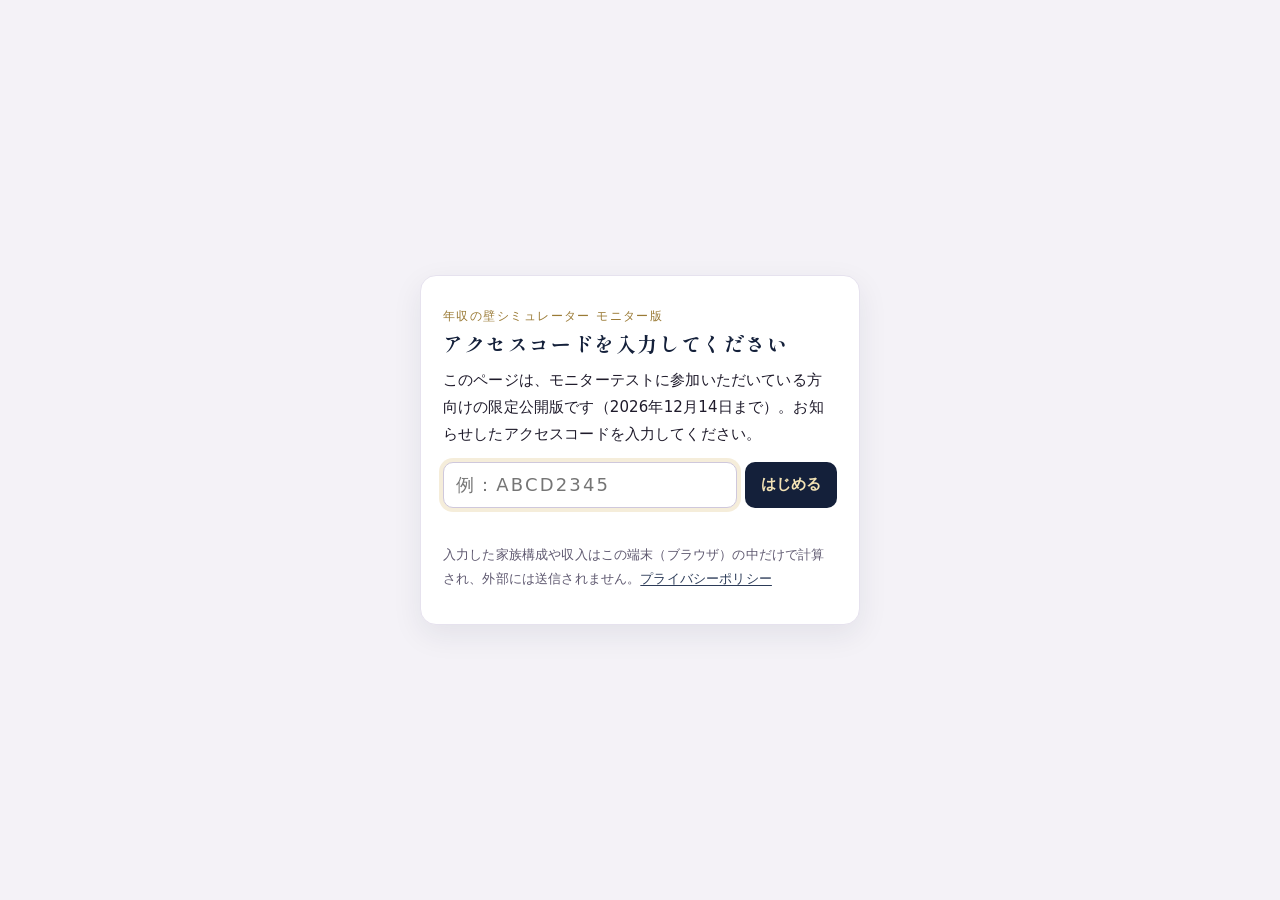
<file: index.html>
<!doctype html>
<html lang="ja">
  <head>
    <meta charset="UTF-8" />
    <meta name="viewport" content="width=device-width, initial-scale=1.0" />
    <title>【モニター版】年収の壁シミュレーター</title>
    <meta name="description" content="家族構成と収入から、年収の壁（106万・130万円など）と働き損を試算。世帯の手取り・税金・社会保険料を計算します。" />
    <link rel="icon" type="image/png" href="./favicon.png" />
    <link rel="apple-touch-icon" href="./icon-512.png" />
    <link rel="preconnect" href="https://fonts.googleapis.com" />
    <link rel="preconnect" href="https://fonts.gstatic.com" crossorigin />
    <link rel="stylesheet" href="https://fonts.googleapis.com/css2?family=Outfit:wght@200;300;400;500;600&family=Shippori+Mincho+B1:wght@600;700;800&family=Zen+Kaku+Gothic+New:wght@500;700&display=swap" />
    <script>
      // 配色はライト（ラベンダー）のみ
      document.documentElement.dataset.theme = 'light';
      document.documentElement.dataset.accent = 'lavender';
    </script>
    <script type="module" crossorigin src="./assets/index-BuAs-Pfi.js"></script>
    <link rel="stylesheet" crossorigin href="./assets/index-6T7Zl7xY.css">
    <meta name="robots" content="noindex, nofollow" />
  </head>
  <body>
    <header class="top">
      <div class="wrap-wide top-inner">
        <div class="brand">
          <span class="logo" aria-hidden="true">
            <svg viewBox="0 0 24 24" width="18" height="18"><path d="M3 20h18M5 20V10m5 10V6m5 14v-8m5 8V4" fill="none" stroke="currentColor" stroke-width="2.2" stroke-linecap="round"/></svg>
          </span>
          <div>
            <h1>年収の壁シミュレーター <select id="taxYear" class="tag year-select" aria-label="計算する年分"></select></h1>
            <p class="sub">世帯の手取りが最大になる働き方を試算する参考ツール</p>
          </div>
        </div>
        <div class="top-right"><button type="button" class="top-alert" id="topAlert" data-goto="track" hidden></button><div class="top-net" id="topNet" aria-live="polite"></div></div>
      </div>
    </header>

    <div class="wrap-wide app">
      <nav class="side-nav" id="sideNav" aria-label="メニュー">
        <p class="nav-group">入力</p>
        <button type="button" data-page="family"><i>◎</i>家族・収入</button>
        <button type="button" data-page="settings"><i>⚙</i>地域・設定</button>
        <p class="nav-group">結果</p>
        <button type="button" data-page="summary"><i>¥</i>結果</button>
        <button type="button" data-page="wall"><i>↗</i>壁の試算</button>
        <button type="button" data-page="track"><i>✎</i>収入記録<em class="nav-alert" id="trackBadge" hidden></em></button>
        <button type="button" data-page="split"><i>⇄</i>夫婦の配分</button>
        <button type="button" data-page="tax"><i>％</i>節税・申告</button>
      </nav>
      <main class="pages" id="pages">
        <section class="card" data-page="summary">
          <h2><span class="step">A</span>現在の世帯の手取り</h2>
          <div id="summaryAlert"></div>
          <div id="summary"></div>
          <div class="feature-links">
            <button type="button" data-goto="family"><b>家族・収入</b><span>家族構成と、それぞれの給与・年金などを入力</span></button>
            <button type="button" data-goto="wall"><b>壁の試算</b><span>年収を動かしたときの手取りと、生涯の損得（年金込み）</span></button>
            <button type="button" data-goto="track"><b>収入記録</b><span>毎月の給与から年末を予測。壁まであと何時間働けるか</span></button>
            <button type="button" data-goto="split"><b>夫婦の配分</b><span>2人でどう稼ぎを増やすと手取りが最大になるか</span></button>
            <button type="button" data-goto="tax"><b>節税・申告</b><span>ふるさと納税・iDeCoの目安と申告書の参考様式</span></button>
          </div>
        </section>
        <section class="card" data-page="wall">
          <h2><span class="step">B</span>年収の壁シミュレーション</h2>
          <div class="row controls">
            <label><span class="lbl">年収を動かす人<span class="tip" tabindex="0" role="button" aria-label="説明" data-tip="年収を0円から上限まで動かしてシミュレーションする人です。ほかの家族の年収は今の入力のままです。">?</span></span><select id="target"></select></label>
            <label><span class="lbl">グラフの上限<span class="tip" tabindex="0" role="button" aria-label="説明" data-tip="50万〜3,000万円の間で、好きな金額を入力できます。上限が大きいほど計算の刻みが粗くなります。">?</span></span><span class="unit-input"><input type="text" inputmode="decimal" class="money" id="range" autocomplete="off" aria-label="グラフの上限（万円）"><em>万円</em></span></label>
          </div>
          <div class="chips" id="rangeChips" aria-label="よく使う上限"></div>
          <div id="chart"></div>
          <div id="walls"></div>
          <details class="more">
            <summary>年収ごとの比較表を見る</summary>
            <div id="compare"></div>
          </details>
        </section>
        <section class="card" data-page="wall">
          <h2><span class="step">C</span>生涯で見た損得（年金込み）</h2>
          <p class="hint">勤務先の社会保険に入ると、毎年の手取りは減ることがありますが、将来の厚生年金が増えます。壁の手前に抑えた場合と比べて、生涯でどちらが得かの目安です。</p>
          <div class="row controls">
            <label><span class="lbl">対象の人</span><select id="lifeTarget"></select></label>
            <label><span class="lbl">壁の手前（比べる元）</span><span class="unit-input"><input type="text" inputmode="decimal" class="money" id="lifeBase" autocomplete="off" placeholder="自動"><em>万円</em></span></label>
            <label><span class="lbl">社保に入った年収</span><span class="unit-input"><input type="text" inputmode="decimal" class="money" id="lifeX" autocomplete="off" placeholder="自動"><em>万円</em></span></label>
          </div>
          <div class="row controls">
            <label><span class="lbl">この働き方を続ける年数</span><span class="unit-input"><input type="text" inputmode="numeric" class="money" id="lifeWork" autocomplete="off"><em>年</em></span></label>
            <label><span class="lbl">年金を受け取る年数<span class="tip" tabindex="0" role="button" aria-label="説明" data-tip="65歳から受け取り始めるとして、何年受け取るかです。65歳の平均余命は女性で約24年、男性で約20年です。">?</span></span><span class="unit-input"><input type="text" inputmode="numeric" class="money" id="lifeRecv" autocomplete="off"><em>年</em></span></label>
          </div>
          <div id="life"></div>
        </section>
        <section class="card" data-page="track">
          <h2><span class="step">D</span>今年の収入記録・壁アラート</h2>
          <p class="hint">毎月の給与（額面）を記録すると、年末の見込み年収と「壁まであと何円・何時間働けるか」がわかります。記録していない月は、家族の欄で入力した給与（予定）で見込みます。</p>
          <div id="trackAlert"></div>
          <div class="row controls">
            <label><span class="lbl">記録する人</span><select id="trackTarget"></select></label>
            <label><span class="lbl">時給<span class="tip" tabindex="0" role="button" aria-label="説明" data-tip="入れると「あと何時間働けるか」を表示します。0円なら金額だけ表示します。">?</span></span><span class="unit-input"><input type="text" inputmode="decimal" class="money" id="hourly" autocomplete="off" aria-label="時給"><em>円</em></span></label>
          </div>
          <div class="months track-months" id="trackMonths"></div>
          <div id="trackResult"></div>
        </section>
        <section class="card" data-page="split">
          <h2><span class="step">E</span>夫婦の働き方（増やす額の配分）</h2>
          <p class="hint">2人の年収を合計でいくら増やすとき、どちらに何万円ずつ振り分けると世帯の手取りがいちばん多くなるかを計算します。</p>
          <div class="row controls">
            <label><span class="lbl">1人目</span><select id="splitA"></select></label>
            <label><span class="lbl">2人目</span><select id="splitB"></select></label>
            <label><span class="lbl">2人で増やす年収</span><span class="unit-input"><input type="text" inputmode="decimal" class="money" id="splitExtra" autocomplete="off" aria-label="2人で増やす年収（万円）"><em>万円</em></span></label>
          </div>
          <div id="split"></div>
        </section>
        <section class="card" data-page="tax">
          <h2><span class="step">F</span>節税（ふるさと納税・iDeCo）</h2>
          <div id="saving"></div>
        </section>
        <section class="card" data-page="tax">
          <h2><span class="step">G</span>申告書の参考様式（年末調整・確定申告）</h2>
          <div id="reports"></div>
        </section>
        <section class="card" data-page="family">
          <div class="card-head">
            <h2><span class="step">01</span>家族構成と収入</h2>
            <div class="btns add-btns">
              <button data-add="spouse">＋配偶者</button>
              <button data-add="child">＋子</button>
              <button data-add="parent">＋親</button>
              <button data-add="other">＋その他</button>
              <button type="button" class="ghost" id="foldAll">すべて折りたたむ</button>
            </div>
          </div>
          <p class="hint">給与は「年収で入力」か「月ごとに入力（賞与・交通費の支給月も反映）」を選べます。家族手当は各人の欄で入力します。</p>
          <div id="members"></div>
        </section>
        <section class="card" data-page="settings">
          <h2><span class="step">02</span>お住まいの地域</h2>
          <div id="region"></div>
        </section>
        <section class="card" data-page="settings">
          <details id="settingsDetails">
            <summary><h2 class="inline"><span class="step">03</span>計算の設定（料率など）</h2></summary>
            <div id="settings"></div>
          </details>
        </section>
        <section class="card" data-page="settings">
          <details id="transferDetails">
            <summary><h2 class="inline"><span class="step">04</span>スマホアプリとのデータ連携</h2></summary>
            <div id="transfer"></div>
          </details>
        </section>
        <section class="card note" data-page="summary">
          <h2>注意事項</h2>
          <ul>
            <li>このアプリは参考ツールです。実際の税額・保険料は、勤務先や市区町村、税務署の計算で決まります。</li>
            <li>入力した内容は、お使いのブラウザの中（この端末）だけに保存され、外部には送信されません。「計算の設定」からすべての入力をリセットできます。</li>
            <li id="yearSummary">年分ごとの税制で計算しています。</li>
            <li>交通費は非課税（所得税・住民税の対象外）として扱い、社会保険料・雇用保険料と、扶養（130万円）の判定には含めます。106万円（月8.8万円）の判定は賞与・交通費を除いた月額で行います。</li>
            <li>社会保険料は、賞与を除く給与＋交通費の月平均から標準報酬月額を求める簡易計算です（実際は4〜6月の平均で決まります）。賞与は標準賞与額（健保 年573万円・厚年 1回150万円が上限）で計算します。</li>
            <li>公的年金は公的年金等控除・所得金額調整控除（給与と年金の両方がある場合）を反映し、扶養（60歳以上は180万円）の判定にも含めます。在職老齢年金は、支給停止調整額（1〜3月51万円・4〜12月65万円）と年間を通じて同じ給与の前提で計算します。</li>
            <li>国民健康保険料・住民税は、登録済みの市区（東京23区・横浜・大阪・名古屋・札幌・京都・福岡・仙台）は令和8年度の料率、それ以外は仮の料率です。料率は「お住まいの地域」からいつでも編集できます。65歳以上の介護保険料（市区町村ごと）と後期高齢者医療の料率（都道府県ごと）は「計算の設定」で変更してください。</li>
            <li>事業所得（青色申告特別控除・純損失の繰越控除）・個人事業税・消費税（2割特例・簡易課税・本則課税）・上場株式等（申告不要／申告分離課税／総合課税・繰越控除）・FX・先物・寄附金控除・雑損控除に対応しています。消費税は売上・仕入れを税込10%として計算し、軽減税率（8%）や個人事業税の業種の細かな区分、事業専従者控除などは含めていません。</li>
          </ul>
          <p class="hint site-foot">計算結果は目安です。入力内容はこの端末（ブラウザ）の中だけに保存され、外部に送信されません。<a href="./privacy.html" target="_blank" rel="noopener">プライバシーポリシー</a>・<a href="mailto:kimi13_hub@proton.me?subject=%E5%B9%B4%E5%8F%8E%E3%81%AE%E5%A3%81%E3%82%B7%E3%83%9F%E3%83%A5%E3%83%AC%E3%83%BC%E3%82%BF%E3%83%BC%EF%BC%88Web%E7%89%88%EF%BC%89%E3%81%AB%E3%81%A4%E3%81%84%E3%81%A6">お問い合わせ</a></p>
        </section>
      </main>
    </div>

  </body>
</html>
</file>
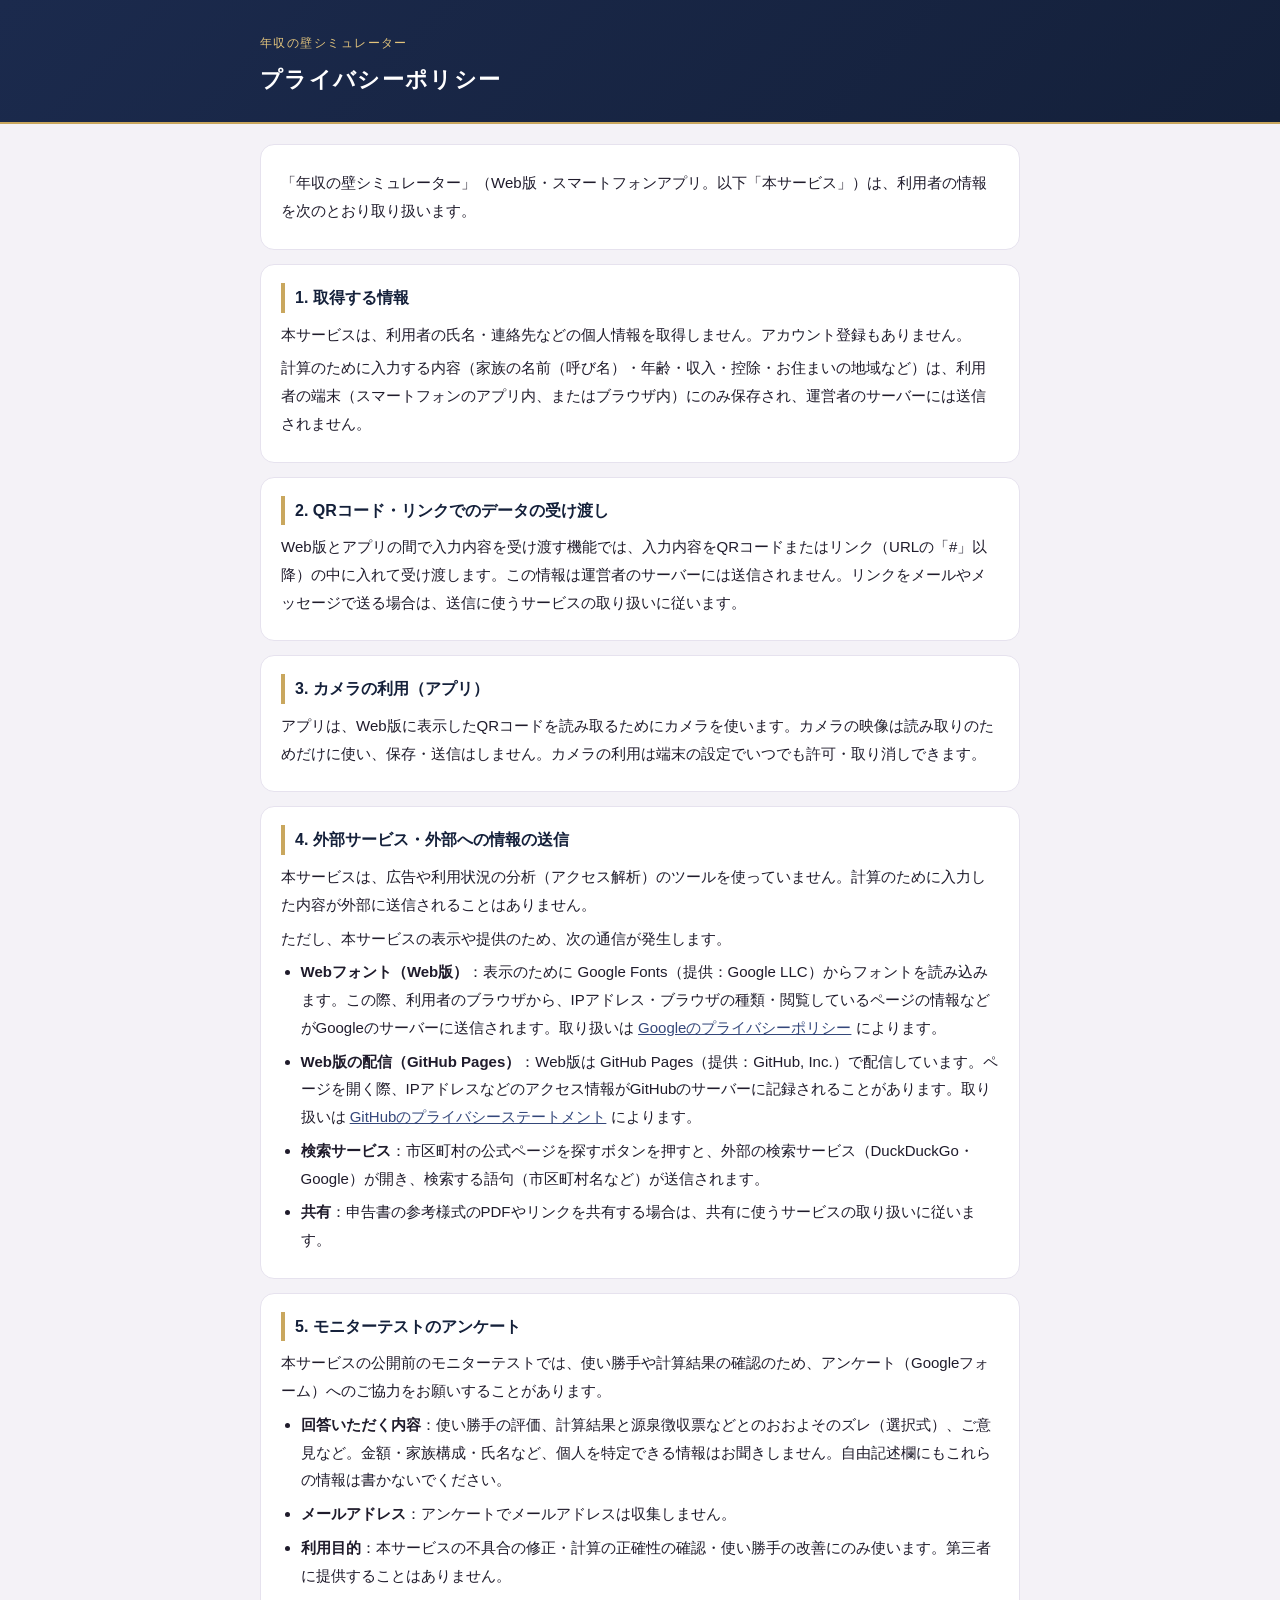
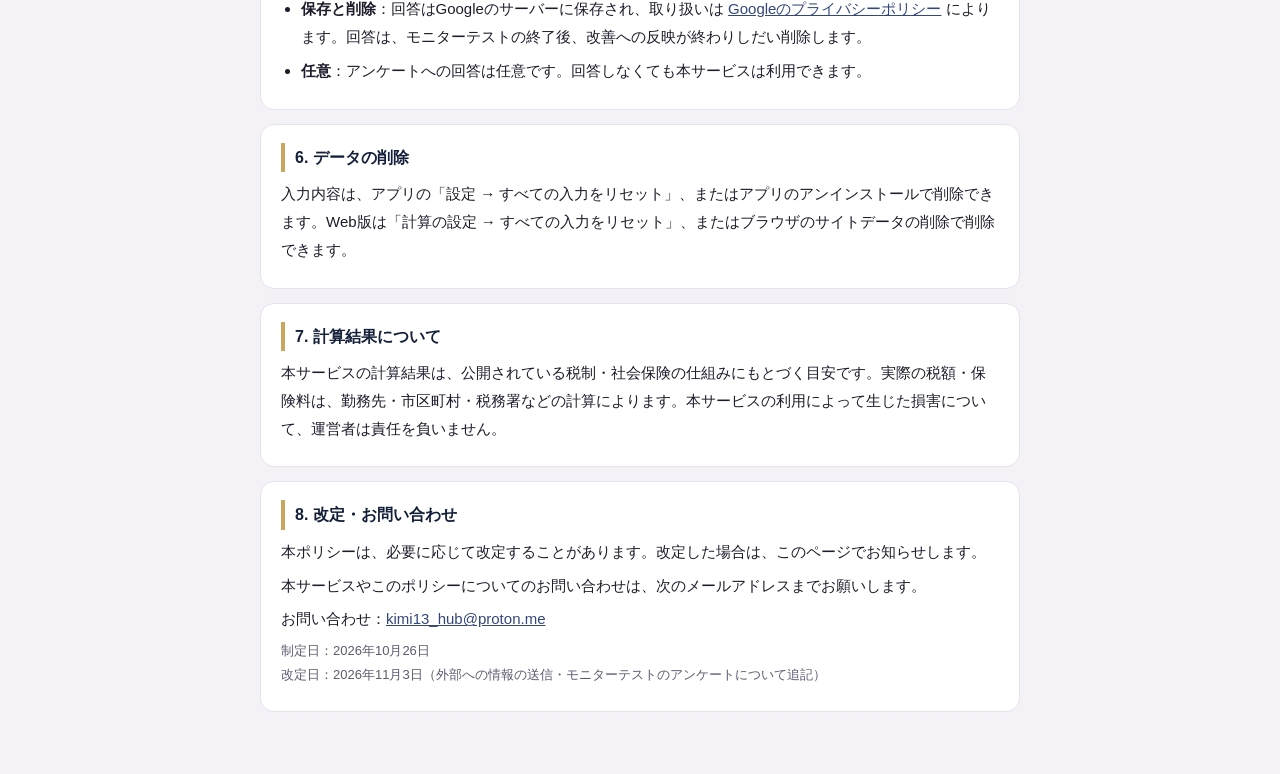
<file: privacy.html>
<!doctype html>
<html lang="ja">
<head>
<meta charset="utf-8">
<meta name="viewport" content="width=device-width, initial-scale=1">
<title>プライバシーポリシー｜年収の壁シミュレーター</title>
<link rel="icon" type="image/png" href="./favicon.png">
<style>
  :root { --navy: #14203a; --gold: #c9a75e; --text: #1f1b2b; --muted: #5f5970; --bg: #f4f2f7; --line: #e6e2ee; }
  body { margin: 0; background: var(--bg); color: var(--text); font: 15px/1.85 'Hiragino Sans', 'Noto Sans JP', 'Yu Gothic', sans-serif; }
  header { background: linear-gradient(135deg, #1b2a4d, var(--navy)); color: #f3e3b5; padding: 28px 16px 22px; border-bottom: 2px solid var(--gold); }
  header .in, main { max-width: 760px; margin: 0 auto; }
  header small { color: #e3c47c; letter-spacing: .12em; font-size: 12px; }
  h1 { margin: 4px 0 0; font-size: 22px; color: #fff; font-family: 'Hiragino Mincho ProN', 'Noto Serif JP', serif; letter-spacing: .06em; }
  main { padding: 20px 16px 48px; }
  section { background: #fff; border: 1px solid var(--line); border-radius: 14px; padding: 18px 20px; margin-bottom: 14px; }
  h2 { margin: 0 0 8px; font-size: 16px; color: var(--navy); border-left: 4px solid var(--gold); padding-left: 10px; }
  p, li { margin: 6px 0; }
  ul { padding-left: 1.3em; margin: 6px 0; }
  .muted { color: var(--muted); font-size: 13px; }
  a { color: #34477a; }
</style>
</head>
<body>
<header><div class="in"><small>年収の壁シミュレーター</small><h1>プライバシーポリシー</h1></div></header>
<main>
  <section>
    <p>「年収の壁シミュレーター」（Web版・スマートフォンアプリ。以下「本サービス」）は、利用者の情報を次のとおり取り扱います。</p>
  </section>
  <section>
    <h2>1. 取得する情報</h2>
    <p>本サービスは、利用者の氏名・連絡先などの個人情報を取得しません。アカウント登録もありません。</p>
    <p>計算のために入力する内容（家族の名前（呼び名）・年齢・収入・控除・お住まいの地域など）は、利用者の端末（スマートフォンのアプリ内、またはブラウザ内）にのみ保存され、運営者のサーバーには送信されません。</p>
  </section>
  <section>
    <h2>2. QRコード・リンクでのデータの受け渡し</h2>
    <p>Web版とアプリの間で入力内容を受け渡す機能では、入力内容をQRコードまたはリンク（URLの「#」以降）の中に入れて受け渡します。この情報は運営者のサーバーには送信されません。リンクをメールやメッセージで送る場合は、送信に使うサービスの取り扱いに従います。</p>
  </section>
  <section>
    <h2>3. カメラの利用（アプリ）</h2>
    <p>アプリは、Web版に表示したQRコードを読み取るためにカメラを使います。カメラの映像は読み取りのためだけに使い、保存・送信はしません。カメラの利用は端末の設定でいつでも許可・取り消しできます。</p>
  </section>
  <section>
    <h2>4. 外部サービス・外部への情報の送信</h2>
    <p>本サービスは、広告や利用状況の分析（アクセス解析）のツールを使っていません。計算のために入力した内容が外部に送信されることはありません。</p>
    <p>ただし、本サービスの表示や提供のため、次の通信が発生します。</p>
    <ul>
      <li><b>Webフォント（Web版）</b>：表示のために Google Fonts（提供：Google LLC）からフォントを読み込みます。この際、利用者のブラウザから、IPアドレス・ブラウザの種類・閲覧しているページの情報などがGoogleのサーバーに送信されます。取り扱いは <a href="https://policies.google.com/privacy?hl=ja" target="_blank" rel="noopener">Googleのプライバシーポリシー</a> によります。</li>
      <li><b>Web版の配信（GitHub Pages）</b>：Web版は GitHub Pages（提供：GitHub, Inc.）で配信しています。ページを開く際、IPアドレスなどのアクセス情報がGitHubのサーバーに記録されることがあります。取り扱いは <a href="https://docs.github.com/ja/site-policy/privacy-policies/github-general-privacy-statement" target="_blank" rel="noopener">GitHubのプライバシーステートメント</a> によります。</li>
      <li><b>検索サービス</b>：市区町村の公式ページを探すボタンを押すと、外部の検索サービス（DuckDuckGo・Google）が開き、検索する語句（市区町村名など）が送信されます。</li>
      <li><b>共有</b>：申告書の参考様式のPDFやリンクを共有する場合は、共有に使うサービスの取り扱いに従います。</li>
    </ul>
  </section>
  <section>
    <h2>5. モニターテストのアンケート</h2>
    <p>本サービスの公開前のモニターテストでは、使い勝手や計算結果の確認のため、アンケート（Googleフォーム）へのご協力をお願いすることがあります。</p>
    <ul>
      <li><b>回答いただく内容</b>：使い勝手の評価、計算結果と源泉徴収票などとのおおよそのズレ（選択式）、ご意見など。金額・家族構成・氏名など、個人を特定できる情報はお聞きしません。自由記述欄にもこれらの情報は書かないでください。</li>
      <li><b>メールアドレス</b>：アンケートでメールアドレスは収集しません。</li>
      <li><b>利用目的</b>：本サービスの不具合の修正・計算の正確性の確認・使い勝手の改善にのみ使います。第三者に提供することはありません。</li>
      <li><b>保存と削除</b>：回答はGoogleのサーバーに保存され、取り扱いは <a href="https://policies.google.com/privacy?hl=ja" target="_blank" rel="noopener">Googleのプライバシーポリシー</a> によります。回答は、モニターテストの終了後、改善への反映が終わりしだい削除します。</li>
      <li><b>任意</b>：アンケートへの回答は任意です。回答しなくても本サービスは利用できます。</li>
    </ul>
  </section>
  <section>
    <h2>6. データの削除</h2>
    <p>入力内容は、アプリの「設定 → すべての入力をリセット」、またはアプリのアンインストールで削除できます。Web版は「計算の設定 → すべての入力をリセット」、またはブラウザのサイトデータの削除で削除できます。</p>
  </section>
  <section>
    <h2>7. 計算結果について</h2>
    <p>本サービスの計算結果は、公開されている税制・社会保険の仕組みにもとづく目安です。実際の税額・保険料は、勤務先・市区町村・税務署などの計算によります。本サービスの利用によって生じた損害について、運営者は責任を負いません。</p>
  </section>
  <section>
    <h2>8. 改定・お問い合わせ</h2>
    <p>本ポリシーは、必要に応じて改定することがあります。改定した場合は、このページでお知らせします。</p>
    <p>本サービスやこのポリシーについてのお問い合わせは、次のメールアドレスまでお願いします。</p>
    <p>お問い合わせ：<a href="mailto:kimi13_hub@proton.me">kimi13_hub@proton.me</a></p>
    <p class="muted">制定日：2026年10月26日<br>改定日：2026年11月3日（外部への情報の送信・モニターテストのアンケートについて追記）</p>
  </section>
</main>
</body>
</html>
</file>
<file: assets/index-6T7Zl7xY.css>
:root{--font-sans: "Hiragino Sans", "Hiragino Kaku Gothic ProN", "Noto Sans JP", "Yu Gothic UI", system-ui, sans-serif;--font-head: "Zen Kaku Gothic New", "Hiragino Sans", "Noto Sans JP", sans-serif;--font-num: "Outfit", "Zen Kaku Gothic New", sans-serif;--radius: 14px;--radius-sm: 9px;--bg: #f3f1f6;--page-bg: radial-gradient(1400px 600px at 30% -200px, #e7e2f0 0%, #f3f1f6 62%);--surface: #ffffff;--surface-2: #f8f7fb;--surface-3: #f1eff6;--text: #1f1b2b;--text-2: #4c4758;--muted: #736d80;--line: #e9e6ef;--line-strong: #d8d3e0;--navy: #1c2740;--navy-2: #2c3b58;--navy-3: #3a4a6b;--gold: #c2a05a;--gold-soft: #f6f0e3;--gold-text: #86672a;--gold-light: #d9bd7c;--gold-pale: #f3e1ad;--accent: #2c3b58;--accent-strong: #1c2740;--accent-ink: #ffffff;--accent-text: #2c3b58;--accent-soft: #eef1f6;--hero-bg: linear-gradient(135deg, #1c2740 0%, #2c3b58 100%);--hero-value: linear-gradient(180deg, #f3e1ad 0%, #c2a05a 100%);--hero-ink: #f1f5f9;--hero-sub: #a5b1c5;--bad: #b8383f;--bad-soft: #fbefef;--good: #23784c;--good-soft: #edf6f0;--warn: #9a5c0c;--chart-line: #2c3b58;--chart-area: #8b78bd;--chart-dot: #c2a05a;--chart-bg: #fcfbfe;--flow-net: #2c3b58;--flow-tax: #c2a05a;--flow-soc: #b9b0cc;--shadow: 0 1px 1px rgba(28, 39, 64, .03), 0 12px 32px -16px rgba(28, 39, 64, .16);--shadow-lift: 0 2px 4px rgba(28, 39, 64, .05), 0 18px 40px -18px rgba(28, 39, 64, .28);--header-h: 68px;color-scheme:light}*{box-sizing:border-box}html{-webkit-text-size-adjust:100%;background:var(--bg);min-height:100%}body{margin:0;min-height:100vh;background:var(--page-bg);background-repeat:no-repeat;color:var(--text);font-family:var(--font-sans);font-size:15px;line-height:1.65;letter-spacing:.01em;-webkit-font-smoothing:antialiased}.wrap-wide{max-width:1480px;margin:0 auto;padding:0 28px}a{color:var(--accent-text);text-underline-offset:2px}h1,h2{font-family:var(--font-head);font-weight:700;letter-spacing:.05em}h2{font-size:1.06rem;margin:0 0 18px;display:flex;align-items:center;gap:12px;color:var(--text)}h2.inline{display:inline-flex;margin:0}h3{font-size:.86rem;font-weight:600;margin:26px 0 12px;color:var(--text-2);display:flex;align-items:center;gap:12px;letter-spacing:.04em}h3:after{content:"";flex:1;height:1px;background:var(--line)}h4{font-size:.8rem;font-weight:600;margin:18px 0 8px;color:var(--muted);letter-spacing:.04em}.step{font-family:var(--font-num);font-size:.9rem;font-weight:500;letter-spacing:.1em;color:var(--gold-text);display:inline-flex;align-items:center;gap:10px}.step:after{content:"";width:18px;height:1px;background:var(--gold)}.hint,.sub{color:var(--muted);font-size:.8rem;margin:6px 0;line-height:1.7}.bad{color:var(--bad)}.good{color:var(--good)}.warn{color:var(--warn)}.muted{color:var(--muted)}.top{position:sticky;top:0;z-index:50;background:linear-gradient(90deg,#18223a,#1f2b46 55%,#26344f);color:#f1f5f9;box-shadow:0 1px #c2a05a59,0 8px 24px -16px #00000080}.top-inner{display:flex;align-items:center;justify-content:space-between;gap:16px;height:var(--header-h)}.brand{display:flex;align-items:center;gap:13px;min-width:0}.logo{width:38px;height:38px;border-radius:10px;flex:none;display:grid;place-items:center;background:linear-gradient(135deg,#24314d,#34456a);color:var(--gold-light);box-shadow:inset 0 0 0 1px #c2a05a99}.brand>div{min-width:0}h1{font-size:1.06rem;margin:0;line-height:1.3;white-space:nowrap;overflow:hidden;text-overflow:ellipsis;color:#f8fafc}.top .sub{margin:2px 0 0;font-size:.74rem;color:#a5b1c5}.tag{font-family:var(--font-num);font-size:.7rem;font-weight:500;letter-spacing:.08em;vertical-align:2px;margin-left:6px;border:1px solid rgba(194,160,90,.65);color:var(--gold-light);padding:0 8px;border-radius:4px}.top-net{display:flex;align-items:baseline;gap:10px;white-space:nowrap}.top-net span{font-size:.72rem;color:#a5b1c5;letter-spacing:.1em}.top-net b{font-family:var(--font-num);font-weight:500;font-size:1.45rem;letter-spacing:.01em;background:var(--hero-value);-webkit-background-clip:text;background-clip:text;-webkit-text-fill-color:transparent;color:transparent}.layout{display:grid;grid-template-columns:minmax(0,1fr) minmax(0,1.08fr);gap:28px;align-items:start;padding-top:24px;padding-bottom:40px}.pane-result{position:sticky;top:calc(var(--header-h) + 16px);max-height:calc(100vh - var(--header-h) - 32px);overflow-y:auto;overscroll-behavior:contain;padding-right:6px;margin-right:-6px;scrollbar-width:thin;scrollbar-color:var(--line-strong) transparent}.pane-result::-webkit-scrollbar{width:8px}.pane-result::-webkit-scrollbar-thumb{background:var(--line-strong);border-radius:8px}.pane-title{display:flex;align-items:baseline;gap:12px;margin:0 4px 14px;font-family:var(--font-head);font-weight:700;font-size:.86rem;letter-spacing:.14em;color:var(--text-2)}.pane-title .en{font-family:var(--font-num);font-weight:400;font-size:1.5rem;letter-spacing:.06em;color:var(--navy)}.pane-title:after{content:"";flex:1;height:1px;align-self:center;background:linear-gradient(90deg,var(--gold),transparent);opacity:.7}.card{background:var(--surface);border:1px solid var(--line);border-radius:var(--radius);padding:26px 28px;margin-bottom:20px;box-shadow:var(--shadow)}.card-head{display:flex;justify-content:space-between;align-items:center;flex-wrap:wrap;gap:10px;margin-bottom:6px}.card-head h2{margin:0}button,.btn{font:inherit;font-size:.84rem;font-weight:500;display:inline-flex;align-items:center;justify-content:center;gap:4px;border:1px solid var(--line-strong);background:var(--surface);color:var(--text);min-height:38px;padding:7px 15px;border-radius:var(--radius-sm);cursor:pointer;text-decoration:none;line-height:1.4;transition:border-color .15s,background .15s,color .15s,box-shadow .15s}button:hover,.btn:hover{border-color:var(--gold)}button:focus-visible,.btn:focus-visible{outline:none;box-shadow:0 0 0 3px var(--gold-soft);border-color:var(--gold)}button.primary{background:var(--navy);border-color:var(--navy);color:#fff;font-weight:600;letter-spacing:.06em}button.primary:hover{background:var(--navy-2);border-color:var(--gold)}button.ghost{border-style:dashed;color:var(--accent-text);background:transparent;min-height:32px;padding:4px 12px;font-size:.78rem}button.danger:hover,button.del:hover{border-color:var(--bad);color:var(--bad)}button.del{min-height:30px;padding:3px 10px;font-size:.74rem;color:var(--muted)}button.link{border:none;padding:0;min-height:0;background:none;color:var(--accent-text);text-decoration:underline;font-size:inherit;text-underline-offset:2px}.btn.sub{color:var(--muted)}.btns{display:flex;gap:8px;flex-wrap:wrap}.add-btns button{min-height:34px;padding:5px 13px;font-size:.78rem;letter-spacing:.04em}.grid{display:grid;grid-template-columns:repeat(auto-fill,minmax(190px,1fr));gap:14px 16px}label{display:flex;flex-direction:column;gap:6px;font-size:.76rem;font-weight:500;letter-spacing:.03em;color:var(--text-2)}.lbl{display:block;line-height:1.45}.lbl .tip{margin-left:4px}input[type=number],input[type=text],input:not([type]),select{font:inherit;font-size:.95rem;font-variant-numeric:tabular-nums;height:42px;padding:0 12px;width:100%;border:1px solid var(--line-strong);border-radius:var(--radius-sm);background:var(--surface);color:var(--text);transition:border-color .15s,box-shadow .15s,background .15s}input[type=number]{font-family:var(--font-num),var(--font-sans);font-weight:400;letter-spacing:.02em}input[type=number]{-moz-appearance:textfield;-webkit-appearance:textfield;appearance:textfield}input[type=number]::-webkit-inner-spin-button,input[type=number]::-webkit-outer-spin-button{-webkit-appearance:none;margin:0}select{-webkit-appearance:none;-moz-appearance:none;appearance:none;padding-right:32px;background-image:linear-gradient(45deg,transparent 50%,var(--muted) 50%),linear-gradient(135deg,var(--muted) 50%,transparent 50%);background-position:calc(100% - 17px) 50%,calc(100% - 12px) 50%;background-size:5px 5px;background-repeat:no-repeat}input:hover,select:hover{border-color:#bdb6c9}input:focus,select:focus{outline:none;border-color:var(--gold);box-shadow:0 0 0 3px var(--gold-soft)}.unit-input{position:relative;display:block}.unit-input input{padding-right:44px}.unit-input em{position:absolute;right:12px;top:50%;transform:translateY(-50%);font-style:normal;font-size:.74rem;color:var(--muted);pointer-events:none;letter-spacing:.04em}label.check{flex-direction:row;align-items:flex-start;gap:10px;color:var(--text);font-size:.84rem;font-weight:400;margin-top:4px;cursor:pointer}label.check small{display:block;color:var(--muted);font-size:.74rem;margin-top:2px}input[type=checkbox]{width:18px;height:18px;margin:2px 0 0;accent-color:var(--navy);flex:none}.seg{display:inline-flex;padding:3px;gap:2px;border-radius:10px;background:var(--surface-3);border:1px solid var(--line)}.seg button{border:none;background:transparent;min-height:32px;padding:4px 14px;font-size:.8rem;color:var(--text-2);border-radius:8px}.seg button[aria-checked=true]{background:var(--navy);color:#fff;box-shadow:0 1px 3px #1c27404d}.seg button[aria-checked=true]:hover{color:#fff}.seg button:hover{color:var(--text)}.member{border:1px solid var(--line);border-radius:var(--radius);padding:18px 20px;margin-top:14px;background:var(--surface);transition:border-color .15s,box-shadow .15s}.member:hover{border-color:var(--line-strong)}.member:focus-within{border-color:color-mix(in srgb,var(--gold) 55%,var(--line));box-shadow:0 0 0 3px color-mix(in srgb,var(--gold-soft) 70%,transparent)}.member-head{display:flex;align-items:center;gap:10px;margin-bottom:14px}.member-head .name{flex:1;min-width:0;height:34px;padding:0 6px;font-size:1rem;font-weight:700;font-family:var(--font-head);border:1px solid transparent;border-radius:8px;background:transparent;color:var(--text)}.member-head .name:hover{border-color:var(--line)}.badge{font-size:.68rem;font-weight:600;letter-spacing:.08em;padding:3px 10px;border-radius:5px;white-space:nowrap;background:var(--surface-2);color:var(--text-2);border:1px solid var(--line)}.badge.self{background:var(--navy);color:var(--gold-light);border-color:var(--navy)}.pay{margin-top:16px;padding:16px;border-radius:12px;background:var(--surface-2);border:1px solid var(--line)}.pay-top{display:flex;align-items:center;justify-content:space-between;gap:10px;flex-wrap:wrap;margin-bottom:14px}.pay-top .lbl{font-size:.78rem;font-weight:600;color:var(--text-2)}.pay .grid input,.pay .grid select{background-color:var(--surface)}.sub-head{display:flex;align-items:center;justify-content:space-between;gap:10px;flex-wrap:wrap;margin:16px 0 8px;font-size:.78rem;font-weight:600;color:var(--text-2)}.sub-head:first-child{margin-top:0}.fill{display:inline-flex;gap:6px;align-items:center;flex-wrap:wrap;justify-content:flex-end}.fill .unit-input{width:150px;flex:none}.fill button{flex:none;white-space:nowrap}.fill input,.fill button{height:34px;min-height:34px;font-size:.8rem}.months{display:grid;grid-template-columns:repeat(4,minmax(0,1fr));gap:8px}.mo{gap:3px}.mo-k{display:flex;align-items:center;justify-content:space-between;font-size:.7rem;color:var(--muted);font-family:var(--font-num);letter-spacing:.04em}.mo-c{font-style:normal;font-size:.62rem;color:var(--gold-text);border:1px solid color-mix(in srgb,var(--gold) 55%,transparent);border-radius:4px;padding:0 4px;font-family:var(--font-sans)}.mo input{height:38px;padding:0 8px;font-size:.9rem;background-color:var(--surface)}.bonuses{display:grid;gap:8px}.bonus-row{display:grid;grid-template-columns:minmax(0,1.1fr) minmax(76px,92px) minmax(0,1.4fr) 58px;gap:8px;align-items:center}.bonus-row>*{min-width:0}.bonus-row .del{width:100%}.bonus-name{font-size:.82rem;font-weight:500;color:var(--text)}input.bonus-name{height:38px;font-size:.82rem}.bonus-row select,.bonus-row input{height:38px;background-color:var(--surface)}.bonus-row.special{padding-top:8px;border-top:1px dashed var(--line)}.pay-sum{margin:14px 0 0;padding-top:10px;border-top:1px solid var(--line);font-size:.78rem;color:var(--text-2);line-height:1.8}.pay-sum b{font-family:var(--font-num);font-weight:600;font-size:.95rem;color:var(--navy)}details.more{margin-top:12px;border-top:1px dashed var(--line);padding-top:10px}details summary{cursor:pointer;list-style:none;font-size:.82rem;font-weight:500;color:var(--text-2);display:inline-flex;align-items:center;gap:6px;-webkit-user-select:none;user-select:none;min-height:28px}details summary::-webkit-details-marker{display:none}details summary:before{content:"";width:6px;height:6px;border-right:1.6px solid var(--muted);border-bottom:1.6px solid var(--muted);transform:rotate(-45deg);transition:transform .15s;margin-right:2px}details[open]>summary:before{transform:rotate(45deg)}details summary:hover{color:var(--accent-text)}details[open]>summary{margin-bottom:10px}.allow{margin-top:4px;padding:12px 14px;background:var(--surface-2);border-radius:10px;font-size:.82rem;color:var(--text-2)}.allow .grid{margin-top:10px}.region-box{border-radius:12px}.region-now{display:flex;align-items:center;justify-content:space-between;gap:14px;flex-wrap:wrap;padding:16px 18px;border-radius:12px;background:var(--surface-2);border:1px solid var(--line)}.region-name{font-family:var(--font-head);font-weight:700;font-size:1.05rem;letter-spacing:.04em;color:var(--navy)}.chips{display:flex;flex-wrap:wrap;gap:6px;margin-top:8px}.chip{display:inline-flex;gap:6px;align-items:baseline;font-size:.76rem;font-family:var(--font-num);padding:2px 9px;border-radius:999px;background:var(--surface);border:1px solid var(--line);color:var(--text)}.chip em{font-style:normal;font-family:var(--font-sans);font-size:.68rem;color:var(--muted)}.region-actions button{min-height:36px;font-size:.8rem}.region-select{margin-top:14px;grid-template-columns:repeat(auto-fill,minmax(220px,1fr))}.region-links:empty{display:none}.editor{margin-top:14px;padding:18px;border:1px solid color-mix(in srgb,var(--gold) 55%,transparent);border-radius:12px;background:var(--surface)}.editor h4{margin-top:0;color:var(--gold-text);letter-spacing:.08em}.nhi-table td input{min-width:96px;height:36px}.official{margin:14px 0 4px}.tiles{display:grid;grid-template-columns:repeat(3,minmax(0,1fr));gap:12px}.tile{background:var(--surface);border:1px solid var(--line);border-radius:12px;padding:16px 18px}.tile .k{font-size:.7rem;font-weight:600;color:var(--muted);letter-spacing:.1em}.tile .v{font-family:var(--font-num);font-size:1.6rem;font-weight:500;font-variant-numeric:tabular-nums;letter-spacing:.01em;margin-top:4px;line-height:1.15;color:var(--text)}.tile .s{font-size:.7rem;color:var(--muted);margin-top:4px;line-height:1.5}.tile.hero{grid-column:1 / -1;padding:22px 24px;background:var(--hero-bg);border-color:#c2a05a73;color:var(--hero-ink);position:relative;overflow:hidden;box-shadow:var(--shadow-lift)}.tile.hero:before{content:"";position:absolute;top:0;right:0;bottom:0;left:0;background:radial-gradient(520px 200px at 100% 0%,rgba(255,255,255,.09),transparent 70%);pointer-events:none}.tile.hero:after{content:"";position:absolute;left:24px;right:24px;bottom:0;height:1px;background:linear-gradient(90deg,transparent,var(--gold),transparent);opacity:.85}.tile.hero .k,.tile.hero .s{color:var(--hero-sub)}.tile.hero .v{font-size:3rem;font-weight:400;background:var(--hero-value);-webkit-background-clip:text;background-clip:text;-webkit-text-fill-color:transparent;color:transparent}.flow{margin:16px 0 6px}.flow-bar{display:flex;height:10px;border-radius:999px;overflow:hidden;background:var(--surface-3)}.flow-bar span{display:block;height:100%}.f-net{background:var(--flow-net)}.f-tax{background:var(--flow-tax)}.f-soc{background:var(--flow-soc)}.flow-legend{display:flex;flex-wrap:wrap;gap:6px 16px;margin-top:8px;font-size:.74rem;color:var(--text-2)}.flow-legend i{display:inline-block;width:8px;height:8px;border-radius:2px;margin-right:5px;vertical-align:0}.scroll{overflow-x:auto;-webkit-overflow-scrolling:touch;margin:12px -4px 0;padding:0 4px}table{width:100%;border-collapse:collapse;font-size:.8rem;font-variant-numeric:tabular-nums}th,td{padding:10px 7px;border-bottom:1px solid var(--line);text-align:right;white-space:nowrap}td{font-family:var(--font-num),var(--font-sans)}th:first-child,td:first-child{text-align:left;padding-left:4px;font-family:var(--font-sans)}td:last-child{white-space:normal}th{color:var(--muted);font-weight:600;font-size:.68rem;letter-spacing:.08em;border-bottom-color:var(--line-strong)}tbody tr:hover td{background:var(--surface-2)}tr.current td{background:var(--gold-soft)!important}tr.current td:first-child{box-shadow:inset 2px 0 0 var(--gold)}td small{font-family:var(--font-sans);color:var(--muted)}.pill{background:transparent;color:var(--gold-text);border:1px solid color-mix(in srgb,var(--gold) 55%,transparent);padding:0 7px;border-radius:4px;font-size:.66rem;font-weight:600;letter-spacing:.06em}.ded-grid{display:grid;grid-template-columns:repeat(auto-fit,minmax(min(100%,340px),1fr));gap:14px;margin-top:6px}.ded{border:1px solid var(--line);border-radius:12px;padding:12px 14px}.ded h4{margin-top:0;color:var(--text-2)}.ded table td:first-child{white-space:normal}.ded tr.sum td{font-weight:700;border-top:1px solid var(--line-strong)}.ded tr.credit td{color:var(--good)}.controls{display:flex;gap:12px;flex-wrap:wrap;margin-bottom:14px}.controls label{flex:1;min-width:160px}#chart{background:var(--chart-bg);border:1px solid var(--line);border-radius:12px;padding:16px 10px 8px}.chart{width:100%;height:auto;display:block}.chart .grid{stroke:var(--line);stroke-width:1;stroke-dasharray:2 4}.chart .ax{fill:var(--muted);font-size:11px;font-family:var(--font-num),var(--font-sans)}.chart .line{fill:none;stroke:var(--chart-line);stroke-width:2;stroke-linejoin:round}.chart .area{fill:url(#areaGrad)}.chart .area-top{stop-color:var(--chart-area);stop-opacity:.34}.chart .area-bottom{stop-color:var(--chart-area);stop-opacity:0}.chart .zone{fill:var(--bad);opacity:.07}.chart .wall{stroke:var(--bad);stroke-dasharray:3 3;opacity:.8}.chart .wl{fill:var(--bad);font-size:10px;font-weight:600}.chart .dot{fill:var(--chart-dot);stroke:var(--surface);stroke-width:3;filter:drop-shadow(0 1px 2px rgba(0,0,0,.25))}.chart .cur{fill:var(--text);font-size:12px;font-weight:600;letter-spacing:.08em}.legend{font-size:.74rem;color:var(--muted);display:flex;align-items:center;gap:6px;flex-wrap:wrap;padding:0 8px}.lg-line{display:inline-block;width:18px;height:3px;border-radius:2px;background:var(--chart-line)}.lg-zone{display:inline-block;width:14px;height:10px;border-radius:2px;background:var(--bad);opacity:.3;margin-left:12px}.verdict{padding:14px 16px;border-radius:12px;margin:16px 0;font-size:.88rem;line-height:1.8;border:1px solid var(--line);border-left-width:3px}.verdict.bad{background:var(--bad-soft);border-left-color:var(--bad)}.verdict.good{background:var(--gold-soft);border-left-color:var(--gold)}.note{background:transparent;box-shadow:none;border-color:color-mix(in srgb,var(--muted) 30%,transparent)}.note h2{font-size:.92rem;color:var(--text-2)}.note ul{margin:0;padding-left:1.2em;font-size:.78rem;color:var(--muted);line-height:1.75}.note li{margin:4px 0}.tip{display:inline-flex;align-items:center;justify-content:center;flex:none;width:15px;height:15px;margin-left:1px;border-radius:50%;border:1px solid var(--line-strong);color:var(--muted);background:var(--surface);font-size:9.5px;font-weight:700;line-height:1;cursor:help;-webkit-user-select:none;user-select:none;vertical-align:-2px;transition:all .12s}.tip:hover,.tip:focus{border-color:var(--gold);color:var(--gold-light);background:var(--navy);outline:none}.tip-bubble{position:fixed;z-index:1000;max-width:min(300px,calc(100vw - 16px));padding:11px 13px;border-radius:var(--radius-sm);background:var(--navy);color:#f4f2f7;border:1px solid rgba(194,160,90,.4);font-size:.78rem;line-height:1.65;font-weight:400;text-align:left;white-space:normal;letter-spacing:.02em;box-shadow:0 10px 30px #00000040;opacity:0;transform:translateY(2px);pointer-events:none;transition:opacity .12s,transform .12s}.tip-bubble.show{opacity:1;transform:none}.view-tabs{display:none}@media(max-width:1080px){.layout{grid-template-columns:minmax(0,1fr);max-width:820px;padding-bottom:96px}.pane-result{position:static;max-height:none;overflow:visible;padding-right:0;margin-right:0}body[data-view=input] .pane-result,body[data-view=result] .pane-input{display:none}.view-tabs{display:flex;position:fixed;left:50%;bottom:14px;transform:translate(-50%);z-index:60;padding:4px;gap:4px;border-radius:14px;background:#1c2740f0;box-shadow:0 10px 30px -8px #00000073,inset 0 0 0 1px #c2a05a66;backdrop-filter:blur(8px);-webkit-backdrop-filter:blur(8px)}.view-tabs button{border:none;background:transparent;color:#c8d0de;min-height:42px;padding:6px 18px;border-radius:10px;font-size:.84rem;white-space:nowrap}.view-tabs button b{font-family:var(--font-num);font-weight:500;color:var(--gold-light);margin-left:6px}.view-tabs button[aria-current=true]{background:#fff;color:var(--navy);font-weight:600}.view-tabs button[aria-current=true] b{color:var(--gold-text)}}@media(max-width:640px){body{font-size:14px}.wrap-wide{padding:0 16px}:root{--header-h: 58px}.top .sub,.tag,.top-net span{display:none}.top-net b{font-size:1.15rem}h1{font-size:.96rem}.logo{width:32px;height:32px}.card{padding:20px 16px}.member{padding:14px}.pay{padding:12px}.grid{grid-template-columns:1fr 1fr;gap:12px}.grid>label.check,.grid>label:has(select){grid-column:1 / -1}.months{grid-template-columns:repeat(3,minmax(0,1fr))}.bonus-row{grid-template-columns:1fr 84px}.bonus-row .unit-input{grid-column:1 / 2}.fill .unit-input{width:120px}.layout{padding-top:28px}.tiles{gap:8px}.tile{padding:12px}.tile .k{font-size:.64rem;letter-spacing:.04em}.tile .v{font-size:1.12rem}.tile .s{display:none}.tile.hero .s{display:block}.tile.hero .v{font-size:2.4rem}.pane-title .en{font-size:1.25rem}}input.money{font-family:var(--font-num),var(--font-sans);letter-spacing:.02em;text-align:right}.unit-input input.money{padding-right:44px}.mo input.money{text-align:right}.nhi-table td input.money{min-width:110px}.report-btns{display:grid;grid-template-columns:repeat(auto-fit,minmax(170px,1fr));gap:10px}.report-btns button{flex-direction:column;align-items:flex-start;gap:2px;min-height:64px;padding:12px 14px;text-align:left;background:var(--surface-2)}.report-btns button span{font-weight:600;font-size:.86rem;color:var(--navy);font-family:var(--font-head);letter-spacing:.03em}.report-btns button em{font-style:normal;font-size:.7rem;color:var(--muted)}.report-btns button:hover{background:var(--surface);box-shadow:var(--shadow)}.report-modal{display:none}body.report-open{overflow:hidden}body.report-open .report-modal{display:block;position:fixed;top:0;right:0;bottom:0;left:0;z-index:200;overflow-y:auto;background:#1c27408c;backdrop-filter:blur(3px);-webkit-backdrop-filter:blur(3px)}.report-bar{position:sticky;top:0;z-index:2;display:flex;align-items:center;justify-content:space-between;gap:10px;flex-wrap:wrap;padding:10px 20px;background:linear-gradient(90deg,#18223a,#26344f);color:#f1f5f9;box-shadow:0 1px #c2a05a66}.report-bar b{font-family:var(--font-head);letter-spacing:.06em}.report-bar-btns{display:flex;gap:8px;flex-wrap:wrap}.report-bar button:not(.primary){background:transparent;color:#e2e8f0;border-color:#ffffff4d}.report-bar button.primary{background:var(--gold);border-color:var(--gold);color:#1c2740}.report-paper{max-width:860px;margin:24px auto 60px;padding:0 16px}.doc{background:#fff;color:#1a1a1a;border-radius:6px;padding:36px 40px;margin-bottom:24px;box-shadow:0 20px 50px -20px #00000080;font-size:13px}.doc-head{display:flex;justify-content:space-between;align-items:flex-end;gap:16px;flex-wrap:wrap;padding-bottom:14px;border-bottom:2px solid #1c2740;margin-bottom:18px}.doc-year{font-family:var(--font-num),var(--font-sans);font-size:.78rem;color:#86672a;letter-spacing:.08em}.doc-title h2{margin:2px 0 4px;font-size:1.25rem;color:#1c2740}.doc-title p{margin:0;font-size:.76rem;color:#666}.doc-meta{display:flex;gap:0;margin:0;border:1px solid #c9ced8}.doc-meta div{padding:5px 12px;border-left:1px solid #c9ced8}.doc-meta div:first-child{border-left:none}.doc-meta dt{font-size:.66rem;color:#666}.doc-meta dd{margin:0;font-weight:600}.doc-grid{display:grid;grid-template-columns:1fr 1fr;gap:0 28px}.doc h3{margin:18px 0 6px;font-size:.82rem;color:#fff;background:#1c2740;padding:4px 10px;border-radius:2px;letter-spacing:.06em}.doc h3:after{display:none}.doc table{width:100%;border-collapse:collapse;font-size:12.5px}.doc th,.doc td{border:1px solid #c9ced8;padding:6px 9px;text-align:left;white-space:normal;background:#fff;font-family:var(--font-sans)}.doc th{font-weight:500;color:#333;font-size:12px;letter-spacing:0}.doc th small{display:block;font-size:10.5px;color:#777;font-weight:400}.doc td.num{text-align:right;font-family:var(--font-num),var(--font-sans);font-size:13.5px;white-space:nowrap;width:38%}.doc table.list td.num{width:auto}.doc tr.sum th,.doc tr.sum td{background:#f4f1ea;font-weight:700}.doc tr.warn td{color:#b8383f}.doc thead th{background:#eef1f6;font-size:11px}.doc tbody tr:hover td{background:inherit}.doc .blank{display:inline-block;width:100px;border-bottom:1px dotted #999;height:1em}.doc table.slip{table-layout:fixed;margin-top:-1px}.doc table.slip td{vertical-align:top;padding:5px 8px 7px}.slip-l{display:block;font-size:10.5px;color:#666;margin-bottom:4px}.slip-v{display:block;white-space:nowrap;text-align:right;font-family:var(--font-num),var(--font-sans);font-size:14px;font-weight:600;color:#1c2740;overflow-wrap:anywhere}.slip-v small{font-size:10px;font-weight:400;margin-left:2px}.slip-m{display:block;white-space:normal;font-size:12px;font-weight:500;line-height:1.6}.slip-s{display:block;font-size:9.5px;color:#888;margin-top:3px;text-align:right}.doc table.slip:first-of-type{margin-top:12px}.doc .chk{color:#1c2740}.doc table.flags td{text-align:center;height:26px}.doc-hint{font-size:11.5px;color:#555;margin:6px 0;line-height:1.7}.doc-note{margin-top:18px;padding-top:10px;border-top:1px solid #ddd;font-size:10.5px;color:#777;line-height:1.7}@media(max-width:700px){.doc{padding:22px 16px}.doc-grid{grid-template-columns:1fr}.doc table.slip,.doc table.slip tbody{display:block}.doc table.slip tr{display:grid;grid-template-columns:1fr 1fr}.doc table.slip td{display:block;margin:0 -1px -1px 0}}@media print{@page{size:A4;margin:12mm}body.report-open>*:not(.report-modal){display:none!important}body.report-open{background:#fff!important;overflow:visible}body.report-open .report-modal{position:static;background:none;-webkit-backdrop-filter:none;backdrop-filter:none;overflow:visible}.report-bar{display:none!important}.report-paper{margin:0;max-width:none;padding:0}.doc{box-shadow:none;border-radius:0;padding:0 3px;margin:0;page-break-after:always;break-after:page}.doc table,.doc-head,.doc-meta{max-width:100%}.doc tr,.doc h3{break-inside:avoid;page-break-inside:avoid}.doc h3{break-after:avoid;page-break-after:avoid}.doc:last-child{page-break-after:auto;break-after:auto}.slip-v,.doc h3,.doc tr.sum th,.doc tr.sum td,.doc thead th{-webkit-print-color-adjust:exact;print-color-adjust:exact}.doc-grid{grid-template-columns:1fr 1fr}}:root{--font-display: "Shippori Mincho B1", "Hiragino Mincho ProN", "Yu Mincho", serif;--navy: #14203a;--navy-2: #22325a;--navy-3: #34477a;--muted: #5f5970;--text-2: #3f3a4c;--line: #e6e2ee;--line-strong: #d3cde0;--foil: linear-gradient(115deg, #9a7632 0%, #e9d293 18%, #b98f3e 36%, #f7e9bd 52%, #a9843a 70%, #e3c47c 88%, #9a7632 100%);--foil-soft: linear-gradient(115deg, #c9a75e, #f2e2b0 45%, #c19a4c 70%, #ead7a0);--hero-bg: radial-gradient(900px 340px at 110% -40%, rgba(233, 210, 147, .22), transparent 60%), linear-gradient(140deg, #0f1930 0%, #1b2a4c 55%, #23365f 100%);--page-bg: radial-gradient(900px 420px at 92% -120px, rgba(217, 189, 124, .22), transparent 70%), radial-gradient(1400px 620px at 20% -220px, #e4def0 0%, #f4f2f7 62%);--guilloche: url("data:image/svg+xml,%3Csvg xmlns='http://www.w3.org/2000/svg' width='180' height='48' viewBox='0 0 180 48'%3E%3Cg fill='none' stroke='%23e3c47c' stroke-width='.7'%3E%3Cpath d='M0 24 C22.5 4 45 4 67.5 24 S112.5 44 135 24 S157.5 4 180 24' stroke-opacity='.22'/%3E%3Cpath d='M0 24 C22.5 44 45 44 67.5 24 S112.5 4 135 24 S157.5 44 180 24' stroke-opacity='.16'/%3E%3Cpath d='M0 12 C22.5 -4 45 -4 67.5 12 S112.5 28 135 12 S157.5 -4 180 12' stroke-opacity='.1'/%3E%3Cpath d='M0 36 C22.5 52 45 52 67.5 36 S112.5 20 135 36 S157.5 52 180 36' stroke-opacity='.1'/%3E%3C/g%3E%3C/svg%3E");--shadow: 0 1px 2px rgba(20, 32, 58, .04), 0 14px 34px -18px rgba(20, 32, 58, .22);--shadow-lift: 0 2px 6px rgba(20, 32, 58, .08), 0 26px 50px -22px rgba(20, 32, 58, .45)}body{font-size:15.5px}h1,h2,.pane-title,.region-name,.report-btns button span,.doc-title h2{font-family:var(--font-display)}h2{font-size:1.16rem;font-weight:700;letter-spacing:.06em;color:var(--navy)}.step{width:32px;height:32px;justify-content:center;border-radius:50%;gap:0;flex:none;font-size:.78rem;font-weight:500;letter-spacing:.02em;color:var(--gold-text);background:linear-gradient(#fff,#fff) padding-box,var(--foil) border-box;border:1.5px solid transparent;box-shadow:0 2px 6px -2px #9a763273}.step:after{display:none}.hint,.sub{font-size:.84rem;color:var(--muted)}.top{background:var(--guilloche) 0 0 / 180px 48px,linear-gradient(90deg,#0e172b,#172443 55%,#1f3054);box-shadow:0 10px 28px -18px #0009}.top:after{content:"";position:absolute;left:0;right:0;bottom:0;height:2px;background:var(--foil);background-size:200% 100%}h1{font-size:1.14rem;letter-spacing:.08em;font-weight:700}.logo{background:radial-gradient(circle at 30% 25%,#2d3f68,#131e36);box-shadow:inset 0 0 0 1.5px #e3c47cd9,0 4px 12px -4px #00000080;color:#f0dca2}.tag{background:var(--foil);color:#1a2440;border:none;font-weight:600;padding:1px 8px}.top-net span{color:#c3ccdd}.top-net b{background:var(--foil);background-size:220% 100%;-webkit-background-clip:text;background-clip:text;font-weight:400;font-size:1.6rem}.top-net b.flash{animation:foilsweep 1.1s ease-out}@keyframes foilsweep{0%{background-position:100% 0}to{background-position:0 0}}.pane-title{font-family:var(--font-display);color:var(--text-2)}.pane-title .en{font-family:var(--font-num);font-weight:200;font-size:1.8rem;letter-spacing:.14em;color:var(--navy)}.pane-title:after{height:1px;background:linear-gradient(90deg,#c9a75e,#c9a75e00);opacity:1}.card{position:relative;border-color:#e7e2ef;box-shadow:var(--shadow);padding:28px 30px}.card:before{content:"";position:absolute;left:22px;right:22px;top:-1px;height:2px;border-radius:2px;background:linear-gradient(90deg,transparent,#d9bd7c 25%,#f2e2b0 50%,#d9bd7c 75%,transparent);opacity:.9}.card.note:before{display:none}button,.btn{font-size:.88rem;min-height:40px;border-radius:10px}button:hover,.btn:hover{border-color:#c9a75e;box-shadow:0 4px 12px -8px #9a763299}button.primary{background:linear-gradient(180deg,#22325a,#14203a);border:1px solid #c9a75e;color:#f3e3b5;box-shadow:0 6px 16px -10px #14203acc}button.primary:hover{color:#fff}.add-btns button{border-radius:999px;padding:6px 15px;font-size:.84rem;background:#fff}.add-btns button:not(.ghost):first-letter{color:#b38a3c;font-weight:700}button.ghost{border-radius:999px;font-size:.8rem;min-height:34px}label{font-size:.84rem;color:var(--text-2);gap:7px}input[type=number],input[type=text],input:not([type]),select{height:46px;font-size:1rem;border-radius:10px;background-color:#fff}input.money,input[type=number]{font-size:1.05rem;font-weight:500;color:var(--navy)}.unit-input em{font-size:.8rem;color:var(--muted)}input:focus,select:focus{border-color:#c9a75e;box-shadow:0 0 0 4px #d9bd7c47}label.check{font-size:.9rem}label.check small{font-size:.78rem}input[type=checkbox]{width:20px;height:20px;accent-color:#22325a}.seg{background:#eeebf4;border-radius:12px;padding:4px}.seg button{min-height:36px;font-size:.86rem;border-radius:9px}.seg button[aria-checked=true]{background:linear-gradient(180deg,#22325a,#14203a);color:#f3e3b5;box-shadow:0 2px 8px -2px #14203a80,inset 0 -2px #c9a75e}.member{border-radius:16px;padding:20px 22px;border-color:#e3dfeb;box-shadow:0 1px #14203a05}.member-head{margin-bottom:16px}.member-head .name{font-size:1.1rem;font-family:var(--font-display);color:var(--navy)}.m-quick{display:none;font-family:var(--font-num),var(--font-sans);font-size:.84rem;color:var(--text-2);white-space:nowrap;overflow:hidden;text-overflow:ellipsis}.member.collapsed .m-quick{display:block;flex:1 1 auto;text-align:right}.member.collapsed .member-head{margin-bottom:0}.member.collapsed .member-head .name{flex:0 1 140px}.member.collapsed .member-body{display:none}.member.collapsed{padding-top:14px;padding-bottom:14px;background:linear-gradient(90deg,#fff,#faf8fc)}.fold{width:36px;min-height:36px;height:36px;padding:0;border-radius:50%;flex:none}.fold .chev{width:8px;height:8px;border-right:2px solid var(--navy);border-bottom:2px solid var(--navy);transform:translateY(2px) rotate(-135deg);transition:transform .2s}.member.collapsed .fold .chev{transform:translateY(-2px) rotate(45deg)}.sr{position:absolute;width:1px;height:1px;overflow:hidden;clip:rect(0 0 0 0);white-space:nowrap}.badge{font-size:.74rem;padding:4px 11px;border-radius:999px}.badge.self{background:linear-gradient(180deg,#22325a,#14203a);color:#f0dca2;box-shadow:inset 0 0 0 1px #e3c47cb3}.badge.spouse{background:#f6f0e3;color:#86672a;border-color:#e7d6ac}.pay{background:linear-gradient(180deg,#faf9fc,#f5f3f9);border-radius:14px}.pay-sum{font-size:.86rem}.pay-sum b{font-size:1.1rem}details.more{margin-top:10px;border-top:1px solid #efecf4;padding-top:4px}details.more>summary{display:flex;width:100%;min-height:46px;padding:8px 12px;margin:0 -12px;width:calc(100% + 24px);border-radius:10px;font-size:.92rem;font-weight:600;color:var(--text-2);transition:background .15s}details.more>summary:hover{background:#f6f3fa;color:var(--navy)}details.more>summary:before{order:3;margin-left:auto;margin-right:4px;width:8px;height:8px;border-right:2px solid #8f88a0;border-bottom:2px solid #8f88a0;transform:rotate(45deg)}details[open].more>summary:before{transform:rotate(-135deg)}details.more.has>summary:after{content:"入力あり";order:2;margin-left:10px;font-size:.7rem;font-weight:600;letter-spacing:.06em;color:#86672a;background:#f6f0e3;border:1px solid #e7d6ac;border-radius:999px;padding:1px 9px}details[open].more>summary{margin-bottom:12px}h4{font-size:.86rem;color:var(--navy);letter-spacing:.06em}h4:before{content:"";display:inline-block;width:3px;height:.9em;margin-right:8px;vertical-align:-1px;border-radius:2px;background:var(--foil)}.region-now{background:linear-gradient(135deg,#fbfaf6,#f6f3fa);border-color:#ebe4d3}.region-name{font-size:1.2rem}.chip{font-size:.82rem;padding:3px 11px}.chip em{font-size:.72rem}.tile.hero{display:flex;align-items:center;justify-content:space-between;gap:18px;padding:26px 28px;background:var(--guilloche) 0 100% / 180px 48px repeat-x,var(--hero-bg);border:1.5px solid transparent;border-radius:18px;background-origin:border-box;box-shadow:var(--shadow-lift),inset 0 0 0 1px #e3c47c8c}.tile.hero:before{background:linear-gradient(115deg,transparent 30%,rgba(255,255,255,.07) 45%,transparent 60%)}.tile.hero:after{left:28px;right:28px;height:1.5px;background:var(--foil);opacity:1}.tile.hero .k{font-family:var(--font-display);font-size:.86rem;letter-spacing:.2em;color:#e9d9ac}.tile.hero .v{font-size:3.6rem;font-weight:300;letter-spacing:0;line-height:1.05;margin-top:8px;background:var(--foil);background-size:240% 100%;-webkit-background-clip:text;background-clip:text;animation:foilshine 7s ease-in-out infinite;filter:drop-shadow(0 2px 10px rgba(227,196,124,.18))}@keyframes foilshine{0%,to{background-position:0% 0}50%{background-position:100% 0}}.tile.hero .s{color:#b9c3d6;font-size:.8rem;margin-top:8px}.hero-main{min-width:0;position:relative;z-index:1}.ring{position:relative;flex:none;width:96px;height:96px;z-index:1}.ring svg{display:block}.ring-bg{fill:none;stroke:#ffffff1f;stroke-width:7}.ring-fg{fill:none;stroke:url(#ringGold);stroke-width:7;stroke-linecap:round;transition:stroke-dasharray .7s cubic-bezier(.2,.8,.2,1);filter:drop-shadow(0 0 6px rgba(227,196,124,.45))}.ring-txt{position:absolute;top:0;right:0;bottom:0;left:0;display:grid;place-content:center;text-align:center;color:#f3e3b5}.ring-txt b{font-family:var(--font-num);font-weight:400;font-size:1.45rem;line-height:1}.ring-txt small{font-size:.7rem;margin-left:1px}.ring-txt span{font-size:.62rem;letter-spacing:.14em;color:#b9c3d6;margin-top:3px}.tile{position:relative;border-radius:14px;padding:18px 20px;border-color:#e7e2ef;box-shadow:0 1px #14203a05;transition:transform .2s,box-shadow .2s}.tile:not(.hero):before{content:"";position:absolute;left:0;top:18px;width:3px;height:24px;border-radius:0 3px 3px 0;background:var(--foil)}.tile:not(.hero):hover{transform:translateY(-2px);box-shadow:var(--shadow)}.tile .k{font-size:.78rem;color:var(--text-2);letter-spacing:.08em}.tile .v{font-size:1.8rem;color:var(--navy);font-weight:400}.tile .s{font-size:.76rem;color:var(--muted)}.flow-bar{height:14px;box-shadow:inset 0 1px 2px #14203a1f}.f-net{background:linear-gradient(180deg,#2a3d6a,#14203a)}.f-tax{background:linear-gradient(180deg,#ecd391,#b98f3e)}.f-soc{background:linear-gradient(180deg,#cfc7df,#a89dc2)}.flow-legend{font-size:.82rem;gap:6px 18px}.flow-legend i{width:10px;height:10px;border-radius:3px}table{font-size:.86rem}th{font-size:.74rem;color:var(--text-2);background:#f7f5fa;letter-spacing:.06em}th:first-child{border-top-left-radius:8px}th:last-child{border-top-right-radius:8px}th,td{padding:11px 7px}tbody tr:nth-child(2n) td{background:#fbfafd}tbody tr:hover td{background:#f6f1e4}td b{color:var(--navy);font-weight:600}td:last-child b{white-space:nowrap;background:linear-gradient(transparent 62%,#e3c47c73 62%);padding:0 2px}.pill{font-size:.7rem;background:#f6f0e3}.ded{border-radius:14px;background:#fff}.ded h4{font-family:var(--font-display)}#chart{background:linear-gradient(180deg,#fff,#faf8fc);border-radius:14px}.chart .line{stroke:#1b2a4c;stroke-width:2.4}.chart .area-top{stop-color:#c9a75e;stop-opacity:.38}.chart .area-bottom{stop-color:#c9a75e;stop-opacity:0}.chart .dot{fill:#d9b45e}.verdict{border-radius:14px;font-size:.92rem}.verdict.good{background:linear-gradient(135deg,#fbf6e9,#f6efe0)}.report-btns{grid-template-columns:repeat(auto-fit,minmax(230px,1fr))}.report-btns button{border-radius:14px;background:linear-gradient(180deg,#fff,#f8f6fb);min-height:72px;position:relative;padding-right:34px}.report-btns button:after{content:"";position:absolute;right:16px;top:50%;width:7px;height:7px;border-right:2px solid #b38a3c;border-top:2px solid #b38a3c;transform:translateY(-50%) rotate(45deg)}.report-btns button span{font-size:.96rem}.report-btns button em{font-size:.76rem}.tip{width:17px;height:17px;font-size:10.5px}.tip-bubble{font-size:.84rem;border-color:#e3c47c8c;background:linear-gradient(160deg,#1b2a4c,#0f1930)}.note ul{font-size:.84rem}@media(max-width:1080px){.view-tabs{background:#0f1930f5;box-shadow:0 12px 30px -8px #00000080,inset 0 0 0 1.5px #e3c47c99;border-radius:16px}.view-tabs button{min-height:46px;font-size:.9rem;border-radius:12px}.view-tabs button[aria-current=true]{background:linear-gradient(180deg,#fff,#f6f0e3)}}@media(max-width:640px){body{font-size:15px}.card{padding:22px 16px}.member{padding:16px 14px}.tile.hero{padding:20px 18px;gap:12px}.tile.hero .v{font-size:2.5rem}.ring{width:78px;height:78px}.ring svg{width:78px;height:78px}.ring-txt b{font-size:1.15rem}.tiles{grid-template-columns:1fr;gap:8px}.tile:not(.hero){display:flex;align-items:baseline;justify-content:space-between;gap:12px;padding:14px 16px}.tile:not(.hero) .v{font-size:1.35rem;margin-top:0}.tile:not(.hero) .k{font-size:.84rem}.tile:not(.hero):before{top:50%;transform:translateY(-50%);height:20px}h1{font-size:.92rem;letter-spacing:.02em}.top-net b{font-size:1.2rem}.m-quick{font-size:.78rem}.member.collapsed .member-head .name{flex:0 1 90px}.add-btns{gap:6px}}@media(prefers-reduced-motion:reduce){.tile.hero .v,.top-net b.flash{animation:none}.ring-fg,.tile{transition:none}}@media print{.top:after{display:none}}td small.before{color:var(--text-2);font-weight:600}.calc-h{margin:16px 0 6px;font-size:.84rem;font-family:var(--font-display);color:var(--navy);letter-spacing:.06em}.calc-h:before{content:"";display:inline-block;width:3px;height:.9em;margin-right:8px;vertical-align:-1px;border-radius:2px;background:var(--foil)}table.calc td:first-child{white-space:normal;font-size:.8rem}table.calc td small{display:block;font-size:.68rem;color:var(--muted)}table.calc tr.sum td{font-weight:700;border-top:1px solid var(--line-strong)}table.calc tr.credit td{color:var(--good)}.calc-note{margin-top:10px;padding:10px 12px;border-radius:10px;background:#faf7ef;border:1px solid #ece2c8;font-size:.78rem;color:var(--text-2);line-height:1.7}.calc-note ul{margin:4px 0 0;padding-left:1.2em}.calc-note li{margin:2px 0}.year-select{-moz-appearance:none;appearance:none;-webkit-appearance:none;height:auto;width:auto;min-height:0;padding:1px 22px 1px 9px;border-radius:4px;border:none;font:600 .7rem/1.6 var(--font-num),var(--font-sans);letter-spacing:.06em;vertical-align:2px;margin-left:6px;cursor:pointer;background:url("data:image/svg+xml,%3Csvg xmlns='http://www.w3.org/2000/svg' width='8' height='5'%3E%3Cpath d='M0 0l4 5 4-5z' fill='%231a2440'/%3E%3C/svg%3E") no-repeat right 7px center,var(--foil);color:#1a2440;box-shadow:none}.year-select:focus{outline:none;box-shadow:0 0 0 3px #e3c47c73}.year-select option{color:#1a2440;background:#fff}.year-note{margin-bottom:14px;padding:12px 14px;border-radius:12px;background:#fbf6e9;border:1px solid #e7d6ac;color:#6b5220;font-size:.84rem;line-height:1.7}.year-note b{font-family:var(--font-display)}.year-note p{margin:2px 0 0}@media(max-width:640px){.year-select{display:inline-block}}.transfer{margin-top:12px;display:grid;gap:10px}.transfer h4{margin:0}.transfer textarea{width:100%;box-sizing:border-box;min-height:72px;padding:10px 12px;border:1px solid var(--line-strong, #d3cde0);border-radius:10px;font:13px/1.5 ui-monospace,SFMono-Regular,Menlo,monospace;resize:vertical;background:var(--surface, #fff);color:inherit}.transfer textarea:focus{outline:2px solid var(--gold, #c9a75e);outline-offset:1px}.tr-grid{display:grid;grid-template-columns:repeat(auto-fit,minmax(260px,1fr));gap:12px}.tr-box{border:1px solid var(--line);border-radius:14px;padding:14px;display:grid;gap:8px;align-content:start;background:var(--surface)}.tr-box h4{margin:0;font-size:.95rem}.qr-box{display:grid;justify-items:center;gap:6px}.qr-box svg{width:min(280px,100%);height:auto;border-radius:10px;border:1px solid var(--line)}.scan-box{display:grid;gap:6px}.scan-box video{width:100%;max-height:300px;border-radius:10px;background:#000;object-fit:cover}.transfer-msg:empty{display:none}.transfer details.more{margin-top:4px}.transfer details.more>*:not(summary){margin-top:8px}.qr-box[hidden],.scan-box[hidden]{display:none}.chips{display:flex;flex-wrap:wrap;gap:6px;margin:-6px 0 12px}.chip{font:inherit;font-size:.78rem;padding:4px 12px;border-radius:999px;border:1px solid var(--line);background:var(--surface);color:var(--text-2);cursor:pointer}.chip.on{background:var(--navy);color:var(--gold-light);border-color:var(--navy)}.track-months{margin:4px 0 12px}.track-months input::placeholder{color:var(--muted);opacity:.7;font-size:.78rem}.track-sum{display:grid;grid-template-columns:repeat(3,minmax(0,1fr));gap:8px;margin:8px 0}.track-sum div{background:var(--surface-2);border:1px solid var(--line);border-radius:10px;padding:8px 10px}.track-sum span{display:block;font-size:.72rem;color:var(--muted)}.track-sum b{font-size:1.05rem;color:var(--navy)}.alert-line{margin:0 0 8px;padding:8px 12px;border-radius:10px;background:var(--bad-soft);color:var(--bad);font-size:.85rem;font-weight:600}.link-btn{font:inherit;font-size:inherit;background:none;border:0;padding:0;margin-left:6px;color:var(--bad);text-decoration:underline;cursor:pointer}@media(max-width:560px){.track-sum{grid-template-columns:1fr}}.result-tabs{position:sticky;top:0;z-index:20;display:flex;gap:4px;margin:0 0 14px;padding:5px;border-radius:14px;background:#1c2740f5;box-shadow:0 8px 22px -14px #00000080,inset 0 0 0 1px #c2a05a59;overflow-x:auto;scrollbar-width:none}.result-tabs::-webkit-scrollbar{display:none}.result-tabs button{flex:1 0 auto;font:inherit;font-size:.84rem;font-weight:600;letter-spacing:.04em;white-space:nowrap;border:0;border-radius:10px;min-height:40px;padding:6px 14px;background:transparent;color:#c8d0de;cursor:pointer}.result-tabs button:hover{color:#fff;background:#ffffff0f}.result-tabs button[aria-selected=true]{background:linear-gradient(180deg,#f3e1ad,#d9bd7c);color:#1c2740}.result-tabs .tab-alert{font-style:normal;margin-left:4px;font-size:.78rem}.pane-result section[hidden]{display:none}.alert-line[data-goto]{cursor:pointer}.feature-links{display:grid;grid-template-columns:repeat(2,minmax(0,1fr));gap:10px;margin-top:16px}.feature-links button{display:block;width:100%;height:auto;font:inherit;text-align:left;cursor:pointer;padding:12px 14px;border-radius:12px;border:1px solid var(--line);background:var(--surface-2);color:var(--text);transition:border-color .15s,background .15s}.feature-links button:hover{border-color:var(--gold);background:var(--gold-soft)}.feature-links b{display:block;color:var(--navy);font-size:.9rem;margin-bottom:2px}.feature-links b:after{content:" →";color:var(--gold-text)}.feature-links span{display:block;font-size:.76rem;color:var(--muted);line-height:1.6}@media(max-width:1080px){.result-tabs{top:var(--header-h)}}@media(max-width:560px){.feature-links{grid-template-columns:1fr}.result-tabs{gap:2px;padding:4px}.result-tabs button{flex:1 1 0;min-width:0;padding:6px 2px;font-size:.72rem;letter-spacing:0}}.app{display:grid;grid-template-columns:208px minmax(0,1fr);gap:28px;align-items:start;padding-top:24px;padding-bottom:48px}.pages{min-width:0}.pages>section[hidden]{display:none}.side-nav{position:sticky;top:calc(var(--header-h) + 16px);display:flex;flex-direction:column;gap:3px;padding:12px;border-radius:18px;background:linear-gradient(180deg,#1c2740,#14203a);box-shadow:0 14px 30px -18px #0000008c,inset 0 0 0 1px #c2a05a59}.nav-group{margin:10px 10px 4px;font-size:.68rem;letter-spacing:.2em;color:#8f9bb3;font-weight:600}.nav-group:first-child{margin-top:2px}.side-nav button{display:flex;align-items:center;gap:10px;width:100%;text-align:left;font:inherit;font-size:.9rem;font-weight:600;border:0;border-radius:11px;min-height:44px;padding:8px 12px;background:transparent;color:#d2d9e6;cursor:pointer;white-space:nowrap}.side-nav button i{font-style:normal;width:20px;text-align:center;color:var(--gold-light);font-size:.95rem}.side-nav button:hover{background:#ffffff12;color:#fff}.side-nav button[aria-current=true]{background:linear-gradient(180deg,#f3e1ad,#d9bd7c);color:#1c2740}.side-nav button[aria-current=true] i{color:#1c2740}.nav-alert{margin-left:auto;font-style:normal;min-width:20px;height:20px;padding:0 6px;border-radius:999px;background:#d64550;color:#fff;font-size:.72rem;display:inline-grid;place-items:center}.result-tabs{display:none}.top-right{display:flex;align-items:center;gap:14px}.top-net{position:relative}.top-net .delta{font-style:normal;font-family:var(--font-num);font-size:.85rem;font-weight:600;padding:2px 8px;border-radius:999px;animation:delta-fade 6s ease forwards}.top-net .delta.up{background:#46be7833;color:#8ee0ae}.top-net .delta.down{background:#e65a6438;color:#ffa4ab}@keyframes delta-fade{0%{opacity:0;transform:translateY(4px)}8%{opacity:1;transform:none}75%{opacity:1}to{opacity:0}}.top-alert{display:inline-flex;align-items:center;gap:6px;font:inherit;font-size:.78rem;font-weight:700;cursor:pointer;border:1px solid rgba(255,140,150,.6);background:#d6455038;color:#ffd6da;border-radius:999px;padding:5px 12px}.top-alert b{background:#d64550;color:#fff;border-radius:999px;min-width:18px;height:18px;display:inline-grid;place-items:center;font-size:.7rem}.top-alert:hover{background:#d6455059}.alert-card{display:flex;align-items:center;gap:12px;margin:0 0 12px;padding:14px 16px;border-radius:12px;background:#fff4f4;border:1px solid #f0c4c7;border-left:5px solid #d64550;box-shadow:0 6px 16px -12px #b8383f80}.alert-ic{flex:none;width:34px;height:34px;border-radius:50%;display:grid;place-items:center;background:#d64550;color:#fff;font-size:1rem}.alert-body{flex:1;min-width:0}.alert-body b{display:block;color:#9e2a32;font-size:.95rem;line-height:1.5}.alert-body span{display:block;color:#6b4a4d;font-size:.8rem;margin-top:2px;line-height:1.6}.alert-go{flex:none;font:inherit;font-size:.8rem;font-weight:700;cursor:pointer;border:0;border-radius:999px;padding:8px 14px;background:#d64550;color:#fff}.alert-go:hover{background:#b8383f}@media(max-width:1080px){.app{grid-template-columns:minmax(0,1fr);gap:14px;padding-top:0;max-width:900px}.side-nav{position:sticky;top:var(--header-h);z-index:40;flex-direction:row;overflow-x:auto;scrollbar-width:none;gap:2px;padding:6px;margin:0 -24px;border-radius:0;box-shadow:0 8px 18px -14px #0009}.side-nav::-webkit-scrollbar{display:none}.nav-group{display:none}.side-nav button{width:auto;flex:none;min-height:40px;padding:6px 12px;font-size:.82rem;gap:6px}.side-nav button i{width:auto;font-size:.85rem}.pages{padding-top:10px}}@media(max-width:640px){.side-nav{margin:0 -16px}.top-alert span{display:none}.top-alert{padding:4px 8px}.alert-card{flex-wrap:wrap;padding:12px}.alert-go{width:100%}}.side-nav button{justify-content:flex-start}.top-alert[hidden],.nav-alert[hidden]{display:none}
</file>
